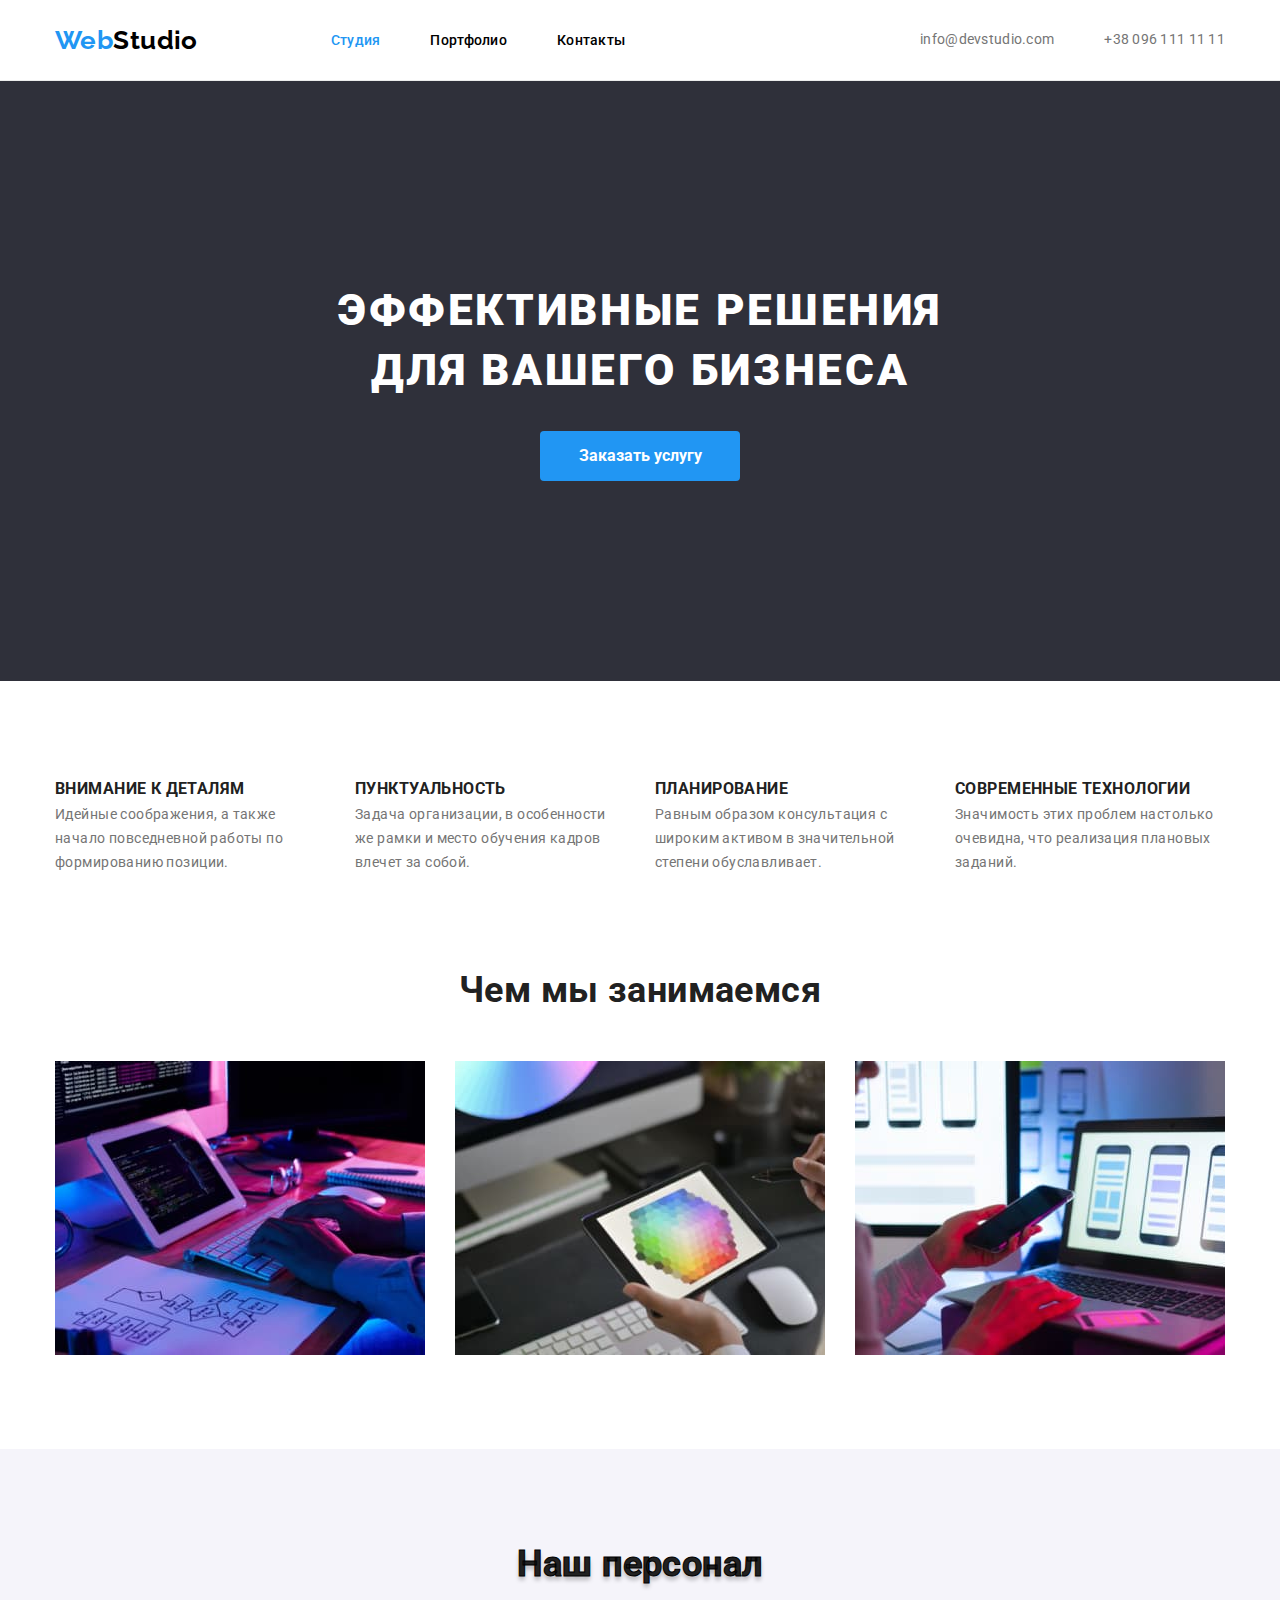
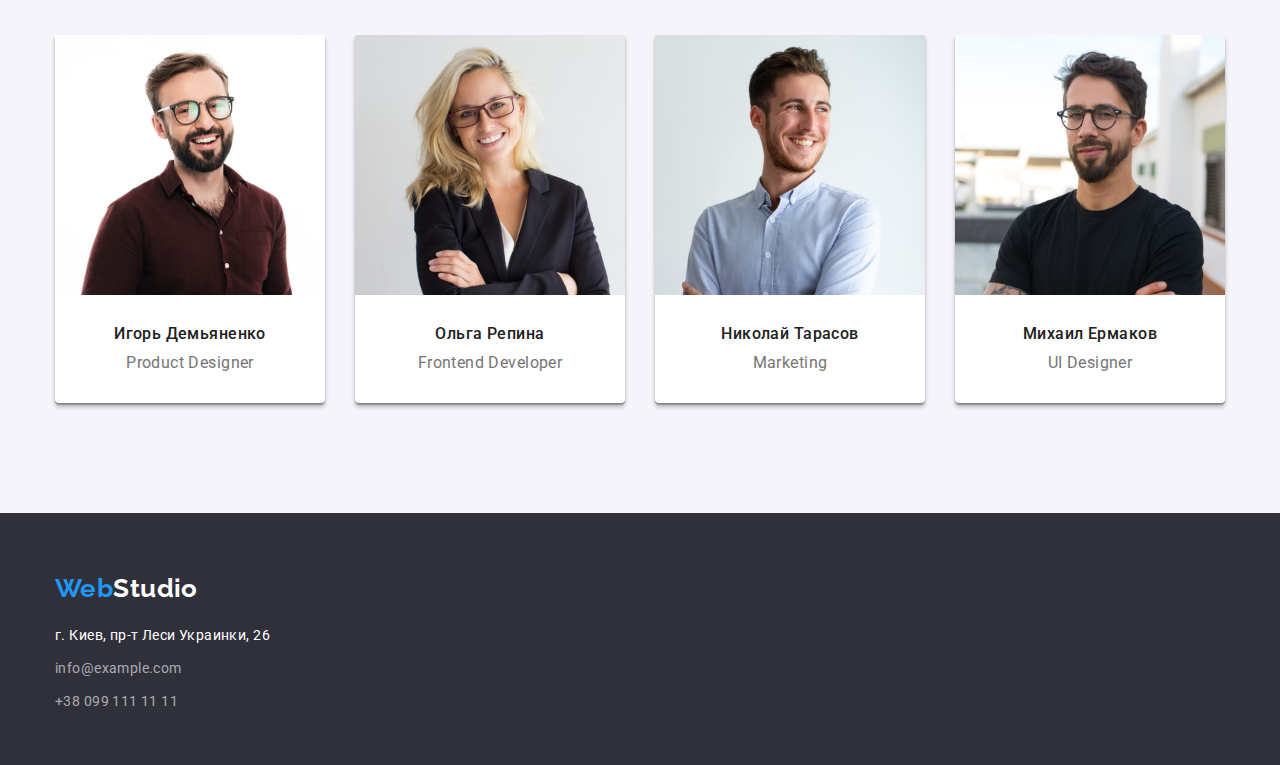
<file: index.html>
<!DOCTYPE html>
<html lang="ru">
<head>
    <meta charset="UTF-8">
    <meta http-equiv="X-UA-Compatible" content="IE=edge">
    <meta name="viewport" content="width=device-width, initial-scale=1.0">
    <title>WebStudio</title>
    <link rel="preconnect" href="https://fonts.googleapis.com">
    <link rel="preconnect" href="https://fonts.gstatic.com" crossorigin>
    <link href="https://fonts.googleapis.com/css2?family=Raleway:wght@700&family=Roboto:wght@400;500;700;900&display=swap"
        rel="stylesheet">
    <link rel="stylesheet" href="https://cdnjs.cloudflare.com/ajax/libs/modern-normalize/1.1.0/modern-normalize.min.css">
    <link rel="stylesheet" href="./css/styles.css">
    
</head>
<body>
    <header class="header">
    <div class="container">
        <div class="container-header">
            <a href="./index.html" class="logo link">Web<Span class="logo-header">Studio</Span></a>
            <nav>
                <ul class="header-nav">
                    <li class="nav-item"><a href="./index.html" class="link carent">Студия</a></li>
                    <li class="nav-item"><a href="./portfolio.html" class="link">Портфолио</a></li>
                    <li class="nav-item"><a href="" class="link">Контакты</a></li>
                </ul>
            </nav>
            <ul class="link-nav">
                <li class="link-item"><a href="mailto:info@devstudio.com" class="link">info@devstudio.com</a></li>
                <li class="link-item"><a href="tel:+380961111111" class="link">+38 096 111 11 11</a></li>
            </ul>
        </div>
    </div>
    </header>
    <main>
        <section class="hero">
            <div class="container">
                <div class="hero-box">
                    <h1 class="hero-title">
                        Эффективные решения<br>
                        для вашего бизнеса
                    </h1>
                    <button type="button" class="button btn">Заказать услугу</button>
                </div>
            </div>
        </section>
        
        <section class="section">
            <h2 hidden class="section-title">Особенности</h2>
            <div class="container">
                <ul class="feature">
                    <li class="feature-list">
                        <h3><a class="feature-title link" href="">Внимание к деталям</a></h3>
                        <p>
                            Идейные соображения, а также начало повседневной работы по формированию позиции.
                        </p>
                    </li>
                    <li class="feature-list">
                        <h3><a class="feature-title link" href="">Пунктуальность</a></h3>
                        <p>
                            Задача организации, в особенности же рамки и место обучения кадров влечет за собой.
                        </p>
                    </li>
                    <li class="feature-list">
                        <h3><a class="feature-title link" href="">Планирование</a></h3>
                        <p>
                            Равным образом консультация с широким активом в значительной степени обуславливает.
                        </p>
                    </li>
                    <li class="feature-list">
                        <h3><a class="feature-title link" href="">Современные технологии</a></h3>
                        <p>
                            Значимость этих проблем настолько очевидна, что реализация плановых заданий.
                        </p>
                    </li>
                </ul>
            </div>
        </section>
        <section class="section">
            <div class="container">
                <div class="work">
                    <h2 class="section-title">Чем мы занимаемся</h2>
                    <ul class="our-work">
                        <li class="title-work"><a href=""><img src="./images/keyboard-1.jpg" alt="клавиатура" width="370"></a></li>
                        <li class="title-work"><a href=""><img src="./images/tablet-1.jpg" alt="планшет" width="370"></a></li>
                        <li class="title-work"><a href=""><img src="./images/phone-1.jpg" alt="телефон" width="370"></a></li>
                    </ul>
                </div>
            </div>
        </section>
        <section class="section team">
            <div class="container">
                <div class="team-box">
                    <h2 class="section-title title">Наш персонал</h2>
                    <ul class="our-team">
                        <li class="team-card"><a href=""><img src="./images/igor-demyanenko.jpg" alt="Игорь Демьяненко" width="270"></a>
                            <h3 class="title">Игорь Демьяненко</h3>
                            <p class="profession">Product Designer</p>
                        </li>
                        <li class="team-card"><a href=""><img src="./images/olga-repina.jpg" alt="Ольга Репина" width="270"
                                    height="260"></a>
                            <h3 class="title">Ольга Репина</h3>
                            <p class="profession">Frontend Developer</p>
                        </li>
                        <li class="team-card"><a href=""><img src="./images/nikolaj-tarasov.jpg" alt="Николай Тарасов" width="270"
                                    height="260"></a>
                            <h3 class="title">Николай Тарасов</h3>
                            <p class="profession">Marketing</p>
                        </li>
                        <li class="team-card"><a href=""><img src="./images/mihail-ermakov.jpg" alt="Михаил Ермаков" width="270"
                                    height="260"></a>
                            <h3 class="title">Михаил Ермаков</h3>
                            <p class="profession">UI Designer</p>
                        </li>
                    </ul>
                </div>
            </div>
        </section>
    </main>
    <footer class="footer">
        <div class="container">
            <address class="footer-addres">
                <ul class="addres-list">
                    <li class="social"> <a href="./index.html" class="logo">Web<span class="logo-footer">Studio</span></a></li>
                    <li class="social"> г. Киев, пр-т Леси Украинки, 26 </li>
                    <li class="social"><a href="mailto:info@example.com" class="link">info@example.com</a></li>
                    <li class="social"><a href="tel:+380991111111" class="link">+38 099 111 11 11</a></li>
                </ul>
            </address>
        </div>
    </footer>
</body>
</html>
</file>
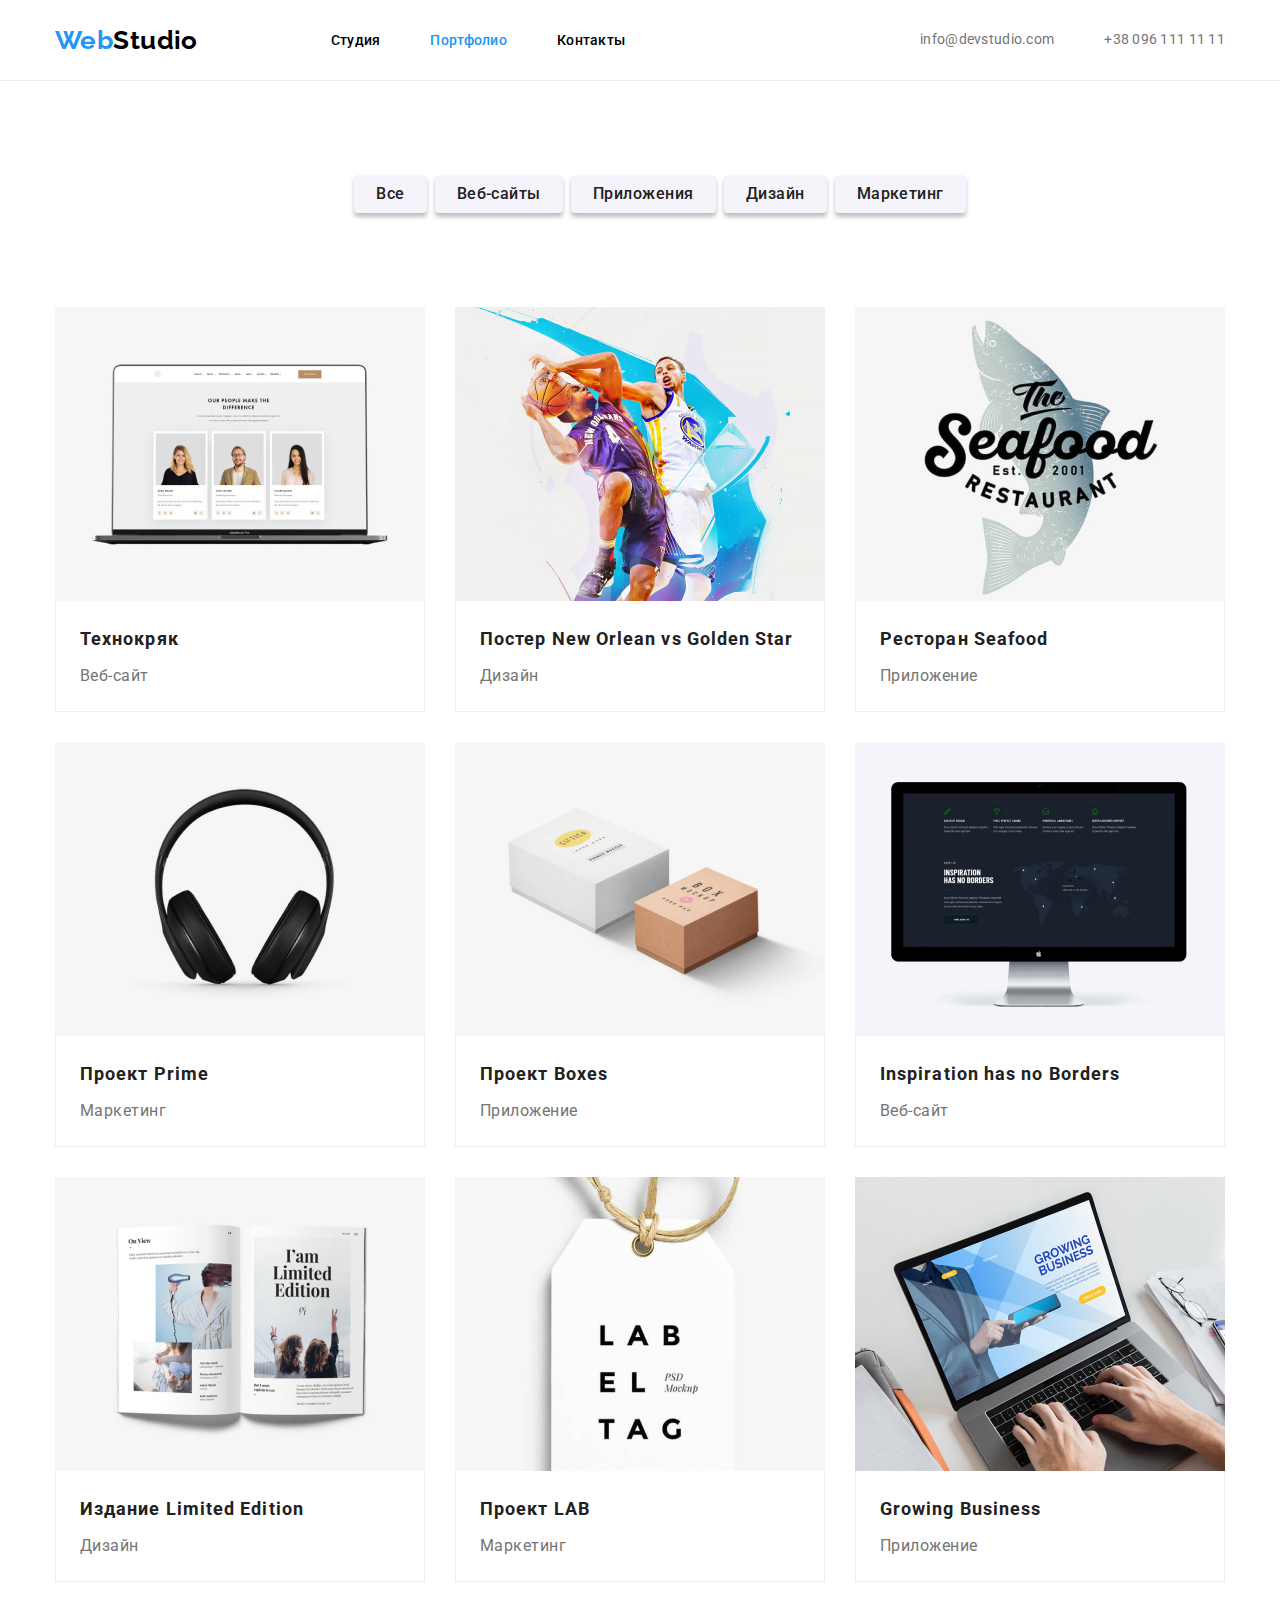
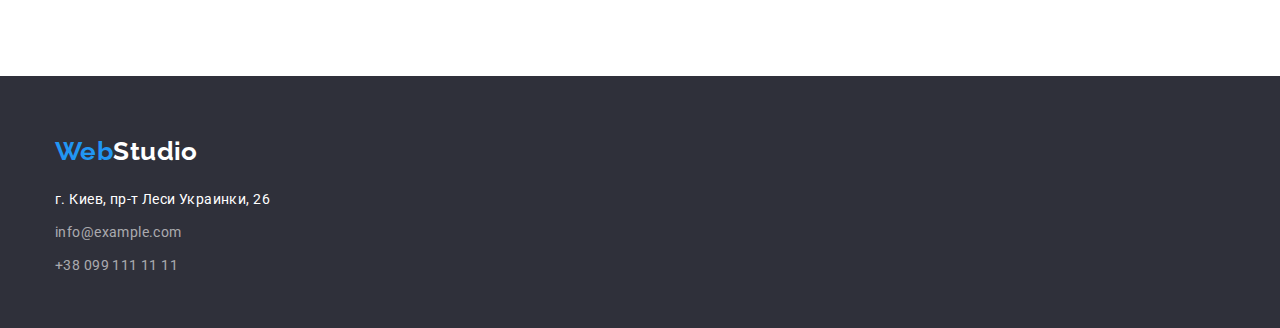
<file: portfolio.html>
<!DOCTYPE html>
<html lang="ru">
<head>
    <meta charset="UTF-8">
    <meta http-equiv="X-UA-Compatible" content="IE=edge">
    <meta name="viewport" content="width=device-width, initial-scale=1.0">
    <title>Document</title>
    <link rel="preconnect" href="https://fonts.googleapis.com">
    <link rel="preconnect" href="https://fonts.gstatic.com" crossorigin>
    <link href="https://fonts.googleapis.com/css2?family=Raleway:wght@700&family=Roboto:wght@400;500;700;900&display=swap"
        rel="stylesheet">
    <link rel="stylesheet" href="https://cdnjs.cloudflare.com/ajax/libs/modern-normalize/1.1.0/modern-normalize.min.css">
    <link rel="stylesheet" href="./css/styles.css">
</head>
<body>
    <header class="header">
        <div class="container">
            <div class="container-header">
                <a href="./index.html" class="logo link">Web<Span class="logo-header">Studio</Span></a>
                <nav>
                    <ul class="header-nav">
                        <li class="nav-item"><a href="./index.html" class="link">Студия</a></li>
                        <li class="nav-item"><a href="./portfolio.html" class="link carent">Портфолио</a></li>
                        <li class="nav-item"><a href="" class="link">Контакты</a></li>
                    </ul>
                </nav>
                <ul class="link-nav">
                    <li class="link-item"><a href="mailto:info@devstudio.com" class="link">info@devstudio.com</a></li>
                    <li class="link-item"><a href="tel:+380961111111" class="link">+38 096 111 11 11</a></li>
                </ul>
            </div>
        </div>
    </header>
    <main>
        <section>
            <div class="container">
                <h1 hidden>Портфолио</h1>
                <ul class="button-select">
                    <li class="select"><button type="button" class="btn-select">Все</button></li>
                    <li class="select"><button type="button" class="btn-select">Веб-сайты</button></li>
                    <li class="select"><button type="button" class="btn-select">Приложения</button></li>
                    <li class="select"><button type="button" class="btn-select">Дизайн</button></li>
                    <li class="select"><button type="button" class="btn-select">Маркетинг</button></li>
                </ul>
                <ul class="portfolio-list">
                    <li class="portfolio-card"><a class="link" href=""><img src="./images/portfolio/project-1.jpg" alt="Раскрытый ноутбук" width="370">
                            <div class="card-text">
                                <h2 class="portfolio-title">Технокряк</h2>
                                <p class="portfolio-text">Веб-сайт</p>
                            </div>
                        </a>
                    </li>
                    <li class="portfolio-card"><a class="link" href=""><img src="./images/portfolio/project-2.jpg" alt="Раскрытый ноутбук" width="370">
                            <div class="card-text">
                                <h2 class="portfolio-title">Постер New Orlean vs Golden Star</h2>
                                <p class="portfolio-text">Дизайн</p>
                            </div>
                        </a>
                    </li>
                    <li class="portfolio-card"><a class="link" href=""><img src="./images/portfolio/project-3.jpg" alt="Раскрытый ноутбук" width="370">
                            <div class="card-text">
                                <h2 class="portfolio-title">Ресторан Seafood</h2>
                                <p class="portfolio-text">Приложение</p>
                            </div>
                        </a>
                    </li>
                    <li class="portfolio-card"><a class="link" href=""><img src="./images/portfolio/project-4.jpg" alt="Раскрытый ноутбук" width="370">
                            <div class="card-text">
                                <h2 class="portfolio-title">Проект Prime</h2>
                                <p class="portfolio-text">Маркетинг</p>
                            </div>
                        </a>
                    </li>
                    <li class="portfolio-card"><a class="link" href=""><img src="./images/portfolio/project-5.jpg" alt="Раскрытый ноутбук" width="370">
                            <div class="card-text">
                                <h2 class="portfolio-title">Проект Boxes</h2>
                                <p class="portfolio-text">Приложение</p>
                            </div>
                        </a>
                    </li>
                    <li class="portfolio-card"><a class="link" href=""><img src="./images/portfolio/project-6.jpg" alt="Раскрытый ноутбук" width="370">
                            <div class="card-text">
                                <h2 class="portfolio-title">Inspiration has no Borders</h2>
                            <p class="portfolio-text">Веб-сайт</p>
                            </div>
                        </a>
                    </li>
                    <li class="portfolio-card"><a class="link" href=""><img src="./images/portfolio/project-7.jpg" alt="Раскрытый ноутбук" width="370">
                            <div class="card-text">
                                <h2 class="portfolio-title">Издание Limited Edition</h2>
                                <p class="portfolio-text">Дизайн</p>
                            </div>
                        </a>
                    </li>
                    <li class="portfolio-card"><a class="link" href=""><img src="./images/portfolio/project-8.jpg" alt="Раскрытый ноутбук" width="370">
                            <div class="card-text">
                                <h2 class="portfolio-title">Проект LAB</h2>
                            <p class="portfolio-text">Маркетинг</p>
                            </div>
                        </a>
                    </li>
                    <li class="portfolio-card"><a class="link" href=""><img src="./images/portfolio/project-9.jpg" alt="Раскрытый ноутбук" width="370">
                            <div class="card-text">
                                <h2 class="portfolio-title">Growing Business</h2>
                            <p class="portfolio-text">Приложение</p>
                            </div>
                        </a>
                    </li>
                </ul>
            </div>
        </section>
    </main>
    <footer class="footer">
        <div class="container">
            <address class="footer-addres">
                <ul class="addres-list">
                    <li class="social"> <a href="./index.html" class="logo">Web<span class="logo-footer">Studio</span></a>
                    </li>
                    <li class="social"> г. Киев, пр-т Леси Украинки, 26 </li>
                    <li class="social"><a href="mailto:info@example.com" class="link">info@example.com</a></li>
                    <li class="social"><a href="tel:+380991111111" class="link">+38 099 111 11 11</a></li>
                </ul>
            </address>
        </div>
    </footer>
</body>
</html>
</file>
<file: css/styles.css>
:root {
  --primery-text-color: #757575;
  --secondary-text-color: #212121;
  --accent-color-text: #2196f3;
  --logo-text-color: #000000;
  --white-color: #ffffff;
  --background-footer-color: #2f303a;
  --hover-button: #188ce8;
  --secondary-backgraund-color: #f5f4fa;
}

/* вторичный цвет фона #F5F4FA */
/* основной цвет фона #FFFFFF */
p,
h1,
h2,
h3,
h4 {
  padding: 0px;
  margin: 0px;
}
img {
  display: block;
}

.container {
  width: 1200px;
  margin-left: auto;
  margin-right: auto;
  padding-left: 15px;
  padding-right: 15px;
}
.link.carent {
  color: #2196f3;
}

.link {
  color: var(--logo-text-color);
  text-decoration: none;
}

.site-nav .link.carent {
  color: var(--accent-color-text);
}

body {
  font-family: "Roboto", sans-serif;
  font-weight: 400;
  font-size: 14px;
  line-height: 1.71;
  letter-spacing: 0.03em;
  background-color: #ffffff;
  color: var(--primery-text-color);
}

.logo {
  font-family: "Raleway", sans-serif;
  font-weight: 700;
  font-size: 26px;
  line-height: 1.17;
  color: var(--accent-color-text);
  text-decoration: none;
}
.logo-header {
  color: var(--logo-text-color);
}
.logo-footer {
  color: var(--white-color);
}
/* -------------header------------- */
.header {
  border-bottom: 1px solid #ececec;
}

.container-header {
  display: flex;
  align-items: center;
}
/* header-nav */

.header-nav {
  display: flex;
  min-width: 294px;
  margin-left: 93px;
  margin-top: 32px;
  margin-bottom: 32px;
  justify-content: space-between;
  font-weight: 500;
  line-height: 1.17;
  list-style: none;
  letter-spacing: 0.02em;
}

.header-nav .header-nav.link {
  color: var(--logo-text-color);
}

.header-nav .link:hover,
.header-nav .link:focus {
  color: var(--accent-color-text);
}
.nav-item:not(:first-child) {
  margin-left: 50px;
}

/* link-nav */

.link-nav {
  display: flex;
  margin-right: 0px;
  margin-left: auto;
  list-style: none;
  letter-spacing: 0.02em;
}
.link-item:last-child {
  margin-left: 50px;
}

.link-nav .link {
  color: var(--primery-text-color);
}

.link-nav .link:hover,
.link-nav .link:focus {
  color: var(--accent-color-text);
}

/* hero */
.hero {
  background-color: #2f303a;
}
.hero-box {
  display: flex;
  flex-direction: column;
  align-items: center;
}

.hero-title {
  margin-bottom: 0px;
  margin-top: 200px;
  padding: 0px;
  font-size: 44px;
  font-weight: 900;
  line-height: 1.36;
  letter-spacing: 0.06em;
  color: var(--white-color);
  text-transform: uppercase;
  text-align: center;
}
.button {
  border-radius: 4px;
  border: transparent;
  align-content: center;
  min-height: 50px;
  width: 200px;
  margin-bottom: 200px;
  margin-top: 30px;
  padding: 0px;
  font-family: "roboto", sans-serif;
  font-size: 16px;
  font-weight: 700;
  line-height: 1.87;
  color: var(--white-color);
  background-color: var(--accent-color-text);
}
.button:hover,
.button:focus {
  color: var(--white-color);
  background-color: var(--hover-button);
}

/* section */

.section-title {
  color: var(--secondary-text-color);
  font-style: normal;
  font-weight: 700;
  font-size: 36px;
  line-height: 1.17;
  text-align: center;
}
.section .title {
  color: var(--secondary-text-color);
}

/* Особенности */

.feature {
  display: flex;
  padding: 0px;
  margin-top: 94px;
  margin-bottom: 0px;
  list-style: none;
}
.feature-list {
  margin-top: 0px;
  width: 270px;
  text-align: left;
}
.feature-list:not(:first-child) {
  margin-left: 30px;
}

.feature-title {
  color: var(--secondary-text-color);
  text-transform: uppercase;
}

/* Чем мы занимаемся */

.work {
  margin-top: 94px;
}

.our-work {
  display: flex;
  flex-wrap: wrap;
  padding-left: 0;
  padding-right: 0px;
  margin-bottom: 0px;
  margin-top: 50px;
  list-style: none;
}
.title-work:not(:first-child) {
  margin-left: 30px;
}

/* Наш персонал */
.section-title.title {
  -webkit-text-stroke: 1px var(--logo-text-color);
}
.section.team {
  background-color: var(--secondary-backgraund-color);
}
.team-box {
  padding-bottom: 94px;
  margin-top: 94px;
  padding-top: 94px;
}
.team-box > .title {
  text-shadow: 0px 4px 4px rgba(0, 0, 0, 0.25);
}
.our-team {
  display: flex;
  margin-top: 50px;
  margin-left: 0px;
  margin-right: 0px;
  padding-left: 0px;
  padding-right: 0px;
  font-size: 16px;
  line-height: 1.17;
  list-style: none;
}
.team-card {
  text-align: center;
  background-color: var(--white-color);
  box-shadow: 0px 4px 4px rgba(0, 0, 0, 0.25), 0px 1px 1px rgba(0, 0, 0, 0.14),
    0px 2px 1px rgba(0, 0, 0, 0.2);
  border-radius: 0px 0px 4px 4px;
}
.team-card:not(:first-child) {
  margin-left: 30px;
}
.our-team .title {
  margin-top: 30px;
  font-style: normal;
  font-weight: 500;
  font-size: 16px;
  list-style: none;
}
.our-team .profession {
  margin-top: 10px;
  margin-bottom: 30px;
}

/* footer */
.footer {
  background-color: var(--background-footer-color);
}
.footer-addres {
  height: 252px;
  font-style: normal;
  color: #ffffff;
}

.addres-list {
  margin-top: 0px;
  margin-bottom: 0px;
  padding-left: 0px;
  padding-right: 0px;
  list-style: none;
}
.social:first-child {
  padding-top: 60px;
}
.social:nth-child(2) {
  margin-top: 20px;
}
.social:nth-child(n + 3) {
  margin-top: 9px;
}
.social:last-child {
  margin-bottom: 60px;
}
.footer-addres .link {
  color: rgba(255, 255, 255, 0.6);
}

/* ------------ Portfolio----------------- */
.button-select {
  display: flex;
  margin-top: 94px;
  margin-bottom: 0px;
  justify-content: center;
  list-style: none;
}
.btn-select {
  padding-bottom: 6px;
  padding-top: 6px;
  padding-right: 22px;
  padding-left: 22px;
  border-radius: 4px;
  border: transparent;
  box-shadow: 0px 4px 4px rgba(0, 0, 0, 0.25);
  font-family: "Roboto", sans-serif;
  font-weight: 500;
  font-size: 16px;
  line-height: 1.62;
  text-align: center;
  letter-spacing: 0.03em;
  color: var(--secondary-text-color);
  background-color: var(--secondary-backgraund-color);
}
.select:not(:first-child) {
  margin-left: 8px;
}

.btn-select:hover,
.btn-select:focus {
  color: var(--white-color);
  background-color: var(--accent-color-text);
}

.portfolio-list {
  padding: 0px;
  display: flex;
  margin-top: 0px;
  margin-bottom: 94px;
  margin-top: 94px;
  flex-wrap: wrap;
  list-style: none;
}

.portfolio-card {
  display: block;
  background: #ffffff;
}

.portfolio-card:nth-child(n + 4) {
  margin-top: 30px;
}

.portfolio-card:nth-child(3n + 2) {
  margin-left: 30px;
  margin-right: 30px;
}

.link.card {
  border-left: 1px solid #eeeeee;
  border-right: 1px solid #eeeeee;
}

.card-text {
  margin-top: 0px;
  border-bottom: 1px solid #eeeeee;
  border-left: 1px solid #eeeeee;
  border-right: 1px solid #eeeeee;
}
.portfolio-title {
  padding-top: 20px;
  margin-top: 0px;
  margin-left: 24px;
  font-weight: 700;
  font-size: 18px;
  line-height: 2;
  letter-spacing: 0.06em;
  color: var(--secondary-text-color);
}

.portfolio-text {
  margin-top: 4px;
  margin-left: 24px;
  margin-bottom: 20px;
  font-weight: 400;
  font-size: 16px;
  line-height: 1.87;
  letter-spacing: 0.03em;
  color: var(--primery-text-color);
}
</file>
